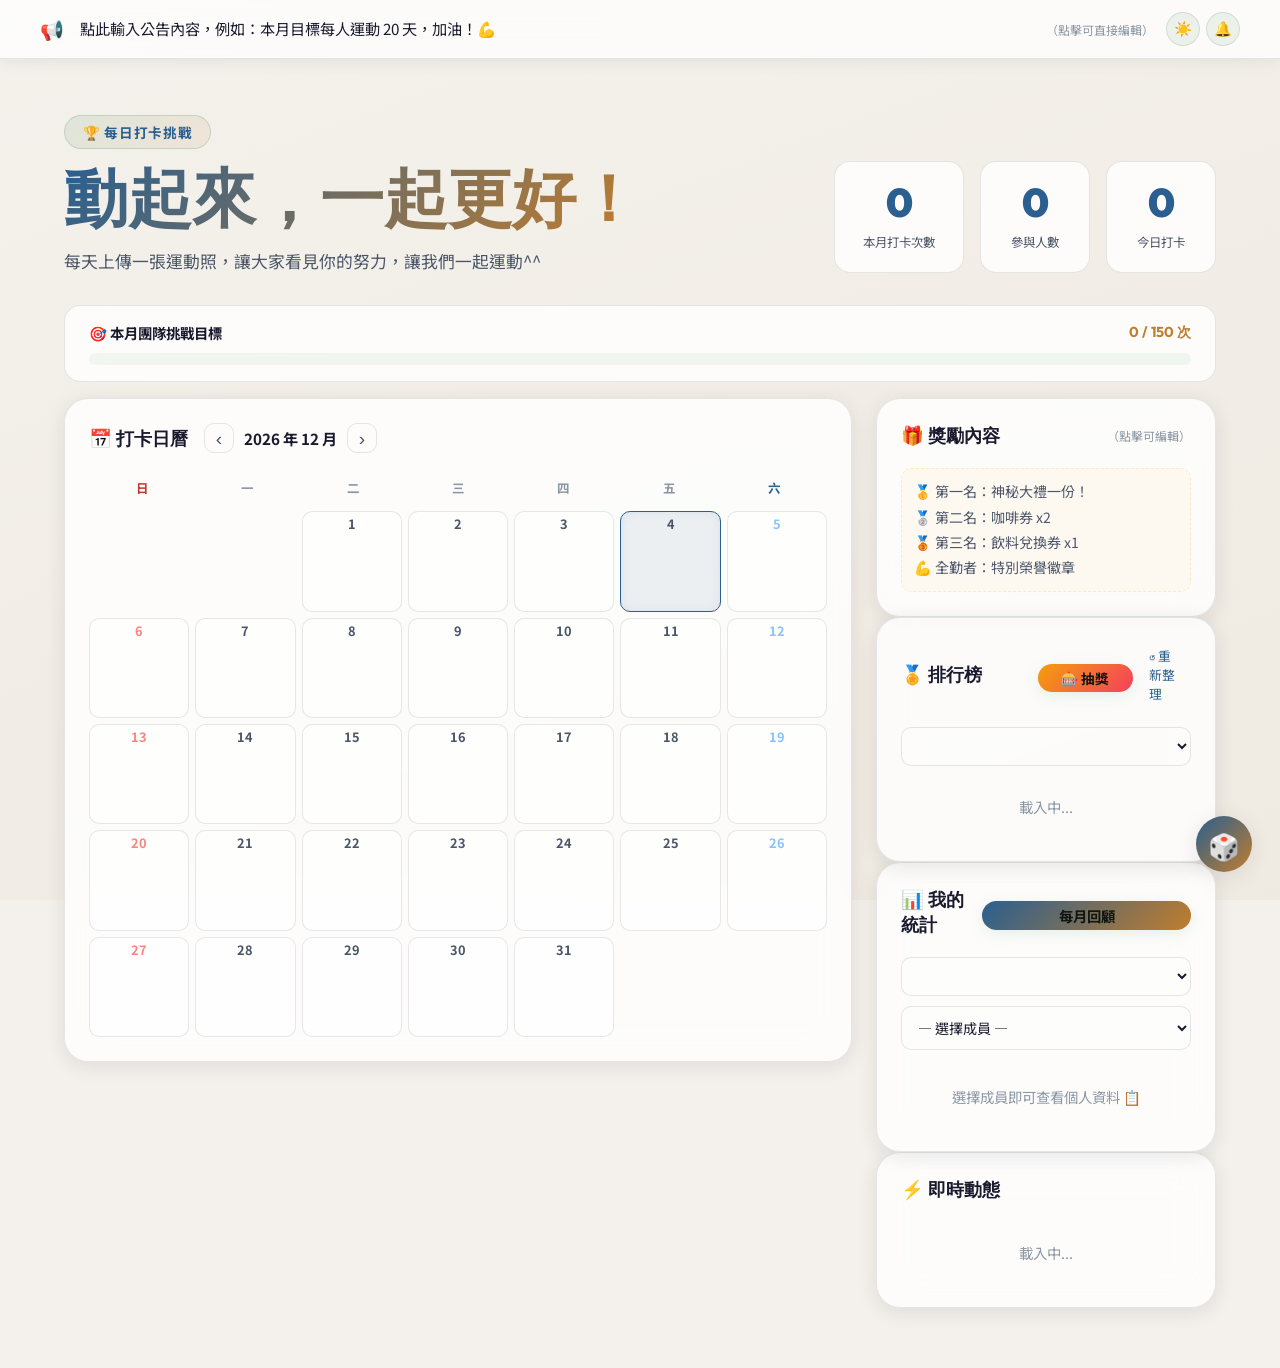
<file: index.html>
<!DOCTYPE html>
<html lang="zh-TW">

<head>
  <meta charset="UTF-8" />
  <meta name="viewport" content="width=device-width, initial-scale=1.0" />
  <title>運動打卡日曆 | Fitness Challenge</title>
  <meta name="description" content="一個讓大家每天上傳運動照片、互相督促的打卡日曆平台。" />
  <link rel="manifest" href="manifest.json" />
  <meta name="theme-color" content="#101612" />
  <link rel="preconnect" href="https://fonts.googleapis.com" />
  <link rel="preconnect" href="https://fonts.gstatic.com" crossorigin />
  <link
    href="https://fonts.googleapis.com/css2?family=Noto+Sans+TC:wght@400;500;700;900&family=Outfit:wght@400;600;700;900&family=Klee+One:wght@400;600&display=swap"
    rel="stylesheet" />
  <link rel="stylesheet" href="style.css?v=21" />
</head>

<body>

  <!-- ===== ANNOUNCEMENT BANNER ===== -->
  <header class="announcement-bar" id="announcementBar">
    <div class="announcement-inner">
      <span class="announcement-icon">📢</span>
      <p class="announcement-text" id="announcementText" contenteditable="true" spellcheck="false">
        點此輸入公告內容，例如：本月目標每人運動 20 天，加油！💪
      </p>
      <span class="announcement-edit-hint">（點擊可直接編輯）</span>
      <div class="toolbar-btns">
        <button class="icon-btn" id="themeToggle" title="切換深/淺色模式">🌙</button>
        <button class="icon-btn" id="reminderBtn" title="設定打卡提醒">🔔</button>
      </div>
    </div>
  </header>

  <!-- ===== HERO SECTION ===== -->
  <section class="hero">
    <div class="hero-content">
      <div class="hero-badge">🏆 每日打卡挑戰</div>
      <h1>動起來，一起更好！</h1>
      <p>每天上傳一張運動照，讓大家看見你的努力，讓我們一起運動^^ </p>
    </div>
    <div class="hero-stats" id="heroStats">
      <div class="stat-card">
        <span class="stat-number" id="totalCheckins">0</span>
        <span class="stat-label">本月打卡次數</span>
      </div>
      <div class="stat-card">
        <span class="stat-number" id="totalMembers">0</span>
        <span class="stat-label">參與人數</span>
      </div>
      <div class="stat-card">
        <span class="stat-number" id="todayCheckins">0</span>
        <span class="stat-label">今日打卡</span>
      </div>
    </div>
  </section>

  <!-- ===== 🎯 TEAM GOAL PROGRESS ===== -->
  <section class="team-goal-section" id="teamGoalSection">
    <div class="team-goal-inner">
      <div class="team-goal-header">
        <span>🎯 本月團隊挑戰目標</span>
        <span class="team-goal-controls">
          <span class="team-goal-label" id="teamGoalLabel">0 / 150 次</span>
        </span>
      </div>
      <div class="team-goal-bar">
        <div class="team-goal-fill" id="teamGoalFill" style="width:0%"></div>
      </div>
    </div>
  </section>

  <!-- ===== MAIN LAYOUT ===== -->
  <main class="main-layout">

    <!-- === CALENDAR === -->
    <section class="calendar-section card">
      <div class="section-header">
        <div class="section-title-group">
          <h2 class="section-title">📅 打卡日曆</h2>
          <div class="month-nav">
            <button id="prevMonth" class="nav-btn" aria-label="上一個月">&#8249;</button>
            <span id="currentMonthLabel" class="month-label"></span>
            <button id="nextMonth" class="nav-btn" aria-label="下一個月">&#8250;</button>
          </div>
        </div>
      </div>
      <div class="calendar-grid-header">
        <span>日</span><span>一</span><span>二</span><span>三</span>
        <span>四</span><span>五</span><span>六</span>
      </div>
      <div class="calendar-grid" id="calendarGrid"></div>
    </section>

    <!-- === SIDE PANEL === -->
    <aside class="side-panel">

      <!-- ★ Rewards Box -->
      <section class="rewards-section card">
        <div class="section-header">
          <h2 class="section-title">🎁 獎勵內容</h2>
          <span class="announcement-edit-hint">（點擊可編輯）</span>
        </div>
        <div class="rewards-body" id="rewardsBody" contenteditable="true" spellcheck="false">
          🥇 第一名：神秘大禮一份！<br>
          🥈 第二名：咖啡券 x2<br>
          🥉 第三名：飲料兌換券 x1<br>
          💪 全勤者：特別榮譽徽章
        </div>
      </section>

      <!-- Leaderboard -->
      <section class="leaderboard-section card">
        <div class="section-header">
          <h2 class="section-title">🏅 排行榜</h2>
          <div style="display:flex; align-items:center; gap:8px;">
            <a href="lottery.html" class="btn-primary" style="text-decoration:none; padding:4px 10px; font-size:0.85rem; background:linear-gradient(135deg,#f59e0b,#f43f5e); white-space:nowrap;" title="每月抽獎">🎰 抽獎</a>
            <span class="refresh-hint" id="refreshBtn">↺ 重新整理</span>
          </div>
        </div>
        <div class="month-selector-row">
          <select id="leaderboardMonthSelect" class="month-select"></select>
        </div>
        <ol class="leaderboard-list" id="leaderboardList">
          <li class="leaderboard-placeholder">載入中...</li>
        </ol>
      </section>

      <!-- ★ Personal Stats -->
      <section class="personal-stats-section card" id="personalStatsSection">
        <div class="section-header">
          <h2 class="section-title">📊 我的統計</h2>
          <a href="summary.html" class="btn-primary" style="text-decoration:none; padding: 4px 10px; font-size: 0.9rem;" title="產生每月成果回顧">每月回顧</a>
        </div>
        <div class="month-selector-row">
          <select id="statsMonthSelect" class="month-select"></select>
        </div>
        <div class="personal-stats-lookup">
          <select id="statsNameSelect">
            <option value="">— 選擇成員 —</option>
          </select>
        </div>
        <div class="personal-stats-body" id="personalStatsBody">
          <p class="activity-placeholder">選擇成員即可查看個人資料 📋</p>
        </div>
      </section>

      <!-- Activity Feed -->
      <section class="activity-section card">
        <div class="section-header">
          <h2 class="section-title">⚡ 即時動態</h2>
        </div>
        <ul class="activity-feed" id="activityFeed">
          <li class="activity-placeholder">載入中...</li>
        </ul>
      </section>



    </aside>
  </main>

  <!-- ===== DAY DETAIL PANEL ===== -->
  <div class="day-detail-overlay" id="dayDetailOverlay">
    <div class="day-detail-panel">
      <button class="modal-close" id="dayDetailClose">✕</button>
      <h3 class="day-detail-title" id="dayDetailTitle">3 月 12 日</h3>
      <div class="day-detail-list" id="dayDetailList">
        <!-- populated by JS -->
      </div>
      <button class="btn-primary day-detail-checkin-btn" id="dayDetailCheckinBtn">💪 我也來打卡！</button>
    </div>
  </div>

  <!-- ===== 🎲 RANDOM EXERCISE MODAL ===== -->
  <div class="random-exercise-fab" id="randomExerciseFab" title="🎲 隨機推薦今日運動">🎲</div>
  <div class="random-exercise-popup" id="randomExercisePopup">
    <div class="random-exercise-card">
      <button class="modal-close" id="randomExerciseClose">✕</button>
      <div class="random-exercise-icon" id="randomExerciseIcon">🏃</div>
      <h3 id="randomExerciseTitle">跑步 20 分鐘</h3>
      <p id="randomExerciseDesc">到附近公園跑個兩圈，讓心跳加速一下！</p>
      <button class="btn-primary" id="randomExerciseReroll">🎲 再抽一個</button>
    </div>
  </div>

  <!-- ===== UPLOAD MODAL ===== -->
  <div class="modal-overlay" id="modalOverlay">
    <div class="modal" id="uploadModal" role="dialog" aria-modal="true" aria-labelledby="modalTitle">
      <button class="modal-close" id="modalClose" aria-label="關閉">✕</button>
      <div class="modal-header">
        <div class="modal-icon">💪</div>
        <h3 id="modalTitle">運動打卡！</h3>
        <p id="modalDateLabel" class="modal-date"></p>
      </div>

      <div class="form-group">
        <label for="userName">你的名字</label>
        <input type="text" id="userName" placeholder="例如：小明" maxlength="10" />
      </div>

      <div class="form-group">
        <label for="exerciseDesc">運動描述 (選填)</label>
        <input type="text" id="exerciseDesc" placeholder="例如：跑步 30 分鐘" maxlength="30" />
      </div>

      <div class="form-group">
        <label>上傳運動照片</label>
        <div class="upload-area" id="uploadArea">
          <input type="file" id="photoInput" accept="image/*" />
          <div class="upload-placeholder" id="uploadPlaceholder">
            <span class="upload-icon">📸</span>
            <span>點擊或拖曳上傳照片</span>
          </div>
          <img class="upload-preview" id="uploadPreview" alt="預覽圖" />
        </div>
      </div>

      <button class="btn-primary" id="submitBtn">
        <span id="submitText">✓ 送出打卡</span>
        <span id="submitSpinner" class="spinner hidden"></span>
      </button>

      <p class="modal-footer-note" id="modalResult"></p>
    </div>
  </div>

  <!-- ===== LIGHTBOX ===== -->
  <div class="lightbox" id="lightbox">
    <button class="lightbox-close" id="lightboxClose">✕</button>
    <img class="lightbox-img" id="lightboxImg" alt="放大圖片" />
  </div>

  <!-- ===== SHARE MODAL ===== -->
  <div class="modal-overlay" id="shareOutModal">
    <div class="modal share-dialog">
      <button class="modal-close" id="shareClose" aria-label="關閉">✕</button>
      <div class="modal-header">
        <h3 style="margin-bottom:12px;">🎉 恭喜完成今日打卡！</h3>
        <p style="font-size:0.9rem; color:var(--text-secondary); margin-bottom:16px;" id="shareInstructions">
          點擊下方按鈕，製作專屬的運動紀念卡片！
        </p>
      </div>

      <!-- 這個區域會被 html2canvas 截圖，外觀像信封/明信片 -->
      <div class="envelope-card-container" id="shareCardWrap">
        <div class="envelope-card" id="shareCardBox">
          <div class="envelope-stamp"></div>
          <div class="envelope-content">
            <h4 class="envelope-greeting">今天你很棒！</h4>
            <div class="envelope-message">
              <span id="shareName">Name</span> 運動了：<br/>
              <span id="shareDesc"></span>
            </div>
            <img class="envelope-img hidden" id="shareImg" alt="打卡照片" />
            <div class="envelope-footer">
              <span id="shareDate">2026-03-12</span>
              <span>運動打卡日曆</span>
            </div>
          </div>
        </div>
      </div>

      <!-- 產生的預覽圖 (在手機上讓使用者可以長按) -->
      <img id="sharePreviewImg" alt="預覽分享圖" class="share-preview-img" style="display: none;" />

      <!-- 生成前的按鈕 -->
      <button class="btn-primary" id="btnGenerateCard" style="width: 100%; margin-top: 10px;">
        ✨ 產生專屬卡片
      </button>

      <!-- 生成後的分享按鈕 -->
      <div class="share-actions hidden" id="shareActionsGroup">
        <button class="btn-primary share-btn db-dl" id="btnDownloadImage">
          ⬇️ 下載圖片
        </button>
        <button class="btn-primary share-btn line-btn" id="btnShareLine">
          💬 分享到 Line
        </button>
      </div>
      </div>
    </div>
  </div>

  <!-- ★★★ 使用者當月統計 Modal 區塊 (Popover) ★★★ -->
  <div class="user-stats-popover" id="userStatsModal">
    <button class="modal-close" id="userStatsClose" aria-label="關閉統計">&times;</button>
    <h2 id="userStatsTitle">當月運動紀錄</h2>
    
    <div id="userStatsContent" style="margin-top: 15px;">
      <!-- 總天數 -->
      <div class="stats-summary-box">
        <p>本月累計運動</p>
        <div><strong id="userStatsTotalDays" style="font-size: 2.2rem; color: var(--accent);">0</strong> 天</div>
      </div>

      <!-- 運動分類 -->
      <h3 style="margin-top: 20px; font-size: 1.1rem; border-bottom: 2px solid var(--border); padding-bottom: 8px;">運動項目分佈</h3>
      <div class="stats-list" id="userStatsTypesList" style="margin-top: 15px;">
        <!-- 項目動態產生 -->
      </div>

      <!-- 總結評語 -->
      <div class="stats-comment" id="userStatsComment" style="margin-top: 24px;">
        <!-- 評語動態產生 -->
      </div>
    </div>
  </div>
  <!-- ★★★ 使用者當月統計 Modal 結束 ★★★ -->

  <!-- ===== CONFIG NOTICE ===== -->
  <div class="config-notice" id="configNotice">
    <div class="config-notice-card">
      <h3>⚙️ 尚未設定後端 API</h3>
      <p>請在 <strong>script.js</strong> 最上方填入您的 <strong>Google Apps Script Web App 網址</strong>，才能啟用資料存取功能。</p>
      <button id="configNoticeClose" class="btn-primary">我知道了</button>
    </div>
  </div>

  <script src="script.js?v=21"></script>
</body>

</html>
</file>
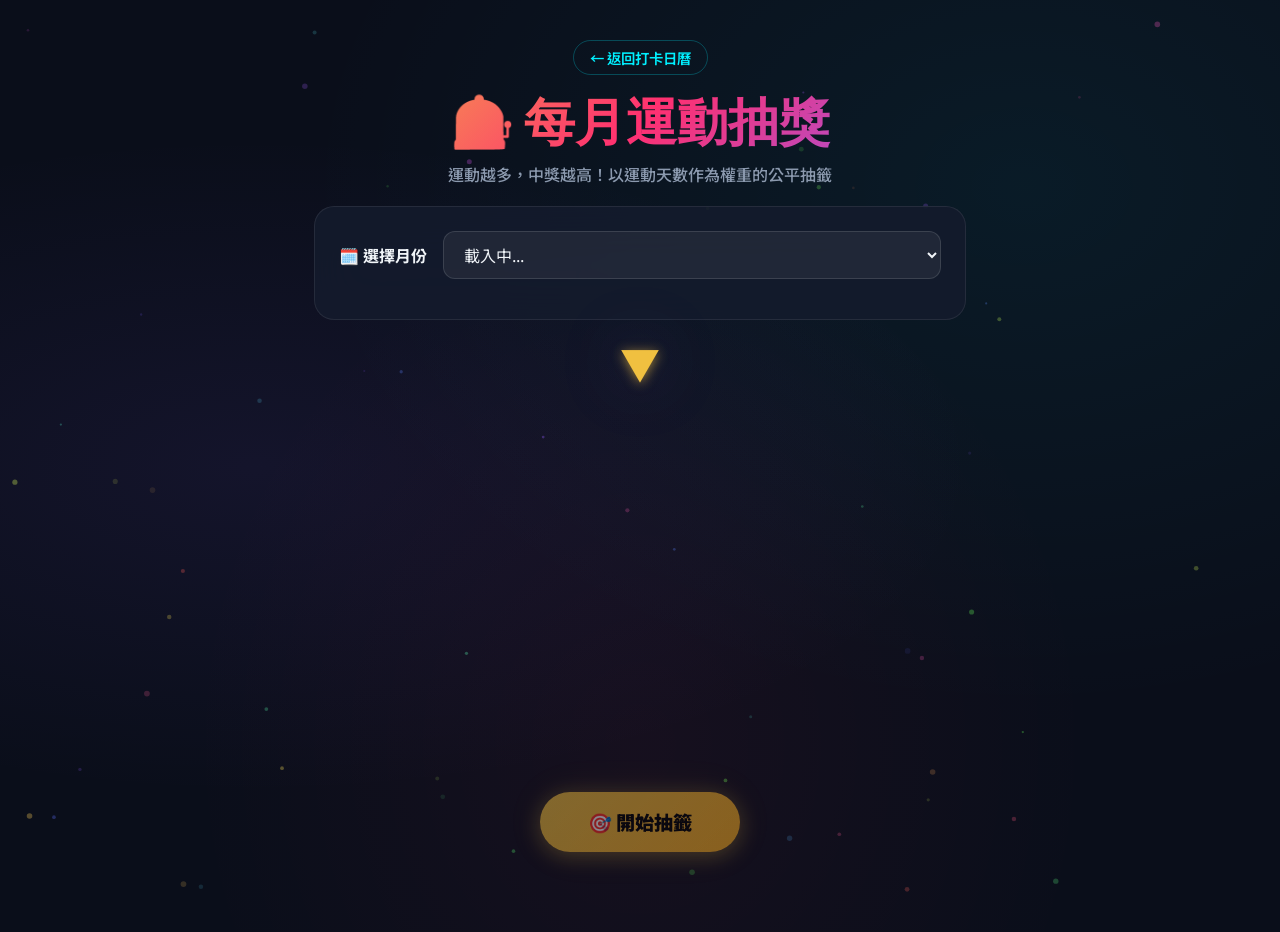
<file: lottery.html>
<!DOCTYPE html>
<html lang="zh-TW" data-theme="dark">
<head>
  <meta charset="UTF-8">
  <meta name="viewport" content="width=device-width, initial-scale=1.0">
  <title>🎰 每月抽獎 | Fitness Challenge</title>
  <meta name="description" content="根據運動天數加權的公平抽籤系統">
  <link rel="stylesheet" href="lottery.css">
  <link href="https://fonts.googleapis.com/css2?family=Noto+Sans+TC:wght@400;500;700;900&family=Outfit:wght@400;600;700;900&display=swap" rel="stylesheet">
</head>
<body>
  <!-- 背景粒子 -->
  <canvas id="particleCanvas"></canvas>

  <header class="lottery-header">
    <a href="index.html" class="back-link">← 返回打卡日曆</a>
    <h1>🎰 每月運動抽獎</h1>
    <p class="subtitle">運動越多，中獎越高！以運動天數作為權重的公平抽籤</p>
  </header>

  <main class="lottery-main">
    <!-- 月份選擇 -->
    <section class="controls-card">
      <div class="control-row">
        <label for="lotteryMonthSelect">🗓️ 選擇月份</label>
        <select id="lotteryMonthSelect">
          <option value="">載入中...</option>
        </select>
      </div>
      <div id="participantInfo" class="participant-info"></div>
    </section>

    <!-- 轉盤區域 -->
    <section class="wheel-section">
      <div class="wheel-container">
        <div class="wheel-pointer">▼</div>
        <canvas id="wheelCanvas" width="500" height="500"></canvas>
      </div>
      <button id="spinBtn" class="spin-btn" disabled>
        <span class="spin-btn-text">🎯 開始抽籤</span>
        <span class="spin-btn-loading hidden">⏳ 轉動中...</span>
      </button>
    </section>

    <!-- 參與者權重表 -->
    <section id="weightTable" class="weight-table-card hidden">
      <h2>📊 各人中籤機率</h2>
      <div class="weight-table-scroll">
        <table>
          <thead>
            <tr>
              <th>排名</th>
              <th>姓名</th>
              <th>運動天數</th>
              <th>中籤機率</th>
            </tr>
          </thead>
          <tbody id="weightTableBody"></tbody>
        </table>
      </div>
    </section>
  </main>

  <!-- 中獎彈窗 -->
  <div id="resultOverlay" class="result-overlay">
    <div class="result-modal">
      <div class="confetti-container" id="confettiContainer"></div>
      <div class="result-content">
        <div class="trophy-icon">🏆</div>
        <h2 class="result-title">恭喜中獎！</h2>
        <div class="winner-name" id="winnerName"></div>
        <div class="winner-stats" id="winnerStats"></div>
        <button id="resultCloseBtn" class="result-close-btn">🎉 太棒了！</button>
        <button id="reSpinBtn" class="respin-btn">🔄 再抽一次</button>
      </div>
    </div>
  </div>

  <script src="lottery.js"></script>
</body>
</html>
</file>
<file: style.css>
/* ---------- CSS Variables — Light Mode (Default) ---------- */
:root {
  --bg-primary: #f4f1ec;            /* Warm Ivory */
  --bg-secondary: #ede9e2;          /* Parchment */
  --bg-card: rgba(255, 255, 255, 0.80);
  --bg-card-hover: rgba(255, 255, 255, 0.97);
  --accent-primary: #2a5f8f;        /* Cinematic Deep Blue */
  --accent-secondary: #c07d2e;      /* Warm Gold */
  --accent-tertiary: #6b7c5e;       /* Sage Green */
  --accent-gold: #e0a736;
  --accent-silver: #8a9aa8;
  --accent-bronze: #b5713a;
  --accent-danger: #c0392b;
  --accent-purple: #5b5ea6;
  --text-primary: #1a1a2e;          /* Deep Ink */
  --text-secondary: #4a5568;        /* Slate */
  --text-muted: #8a96a3;
  --border: rgba(26, 26, 46, 0.10);
  --border-hover: rgba(42, 95, 143, 0.35);
  --shadow: 0 4px 20px rgba(26, 26, 46, 0.10);
  --shadow-glow: 0 0 20px rgba(42, 95, 143, 0.18);
  --shadow-lg: 0 12px 40px rgba(26, 26, 46, 0.16);
  --radius-sm: 10px;
  --radius-md: 16px;
  --radius-lg: 24px;
  --glass: blur(20px);
  --transition: 0.3s cubic-bezier(0.2, 0.8, 0.2, 1);
}

/* ---------- CSS Variables — Dark Mode ---------- */
[data-theme="dark"] {
  --bg-primary: #101612;
  --bg-secondary: #1a241c;
  --bg-card: rgba(26, 36, 28, 0.7);
  --bg-card-hover: rgba(34, 46, 36, 0.9);
  --accent-primary: #8db596;
  --accent-secondary: #dca76a;
  --accent-tertiary: #c4b09b;
  --accent-gold: #ebb15b;
  --accent-silver: #c9cecc;
  --accent-bronze: #cd8a62;
  --accent-danger: #e27676;
  --accent-purple: #9bb0c4;
  --text-primary: #f2f5f3;
  --text-secondary: #a3b3a8;
  --text-muted: #647368;
  --border: rgba(141, 181, 150, 0.15);
  --border-hover: rgba(141, 181, 150, 0.4);
  --shadow: 0 8px 24px rgba(0, 0, 0, 0.4);
  --shadow-glow: 0 0 15px rgba(141, 181, 150, 0.2);
  --shadow-lg: 0 16px 48px rgba(0, 0, 0, 0.6);
}

/* ---------- Reset & Base ---------- */
*, *::before, *::after { box-sizing: border-box; margin: 0; padding: 0; }
html { scroll-behavior: smooth; }

body {
  font-family: 'Noto Sans TC', 'Outfit', sans-serif;
  background-color: var(--bg-primary);
  background-image: 
    linear-gradient(160deg, rgba(244, 241, 236, 0.0) 0%, rgba(235, 228, 215, 0.5) 100%);
  background-size: cover;
  background-position: center;
  background-attachment: fixed;
  color: var(--text-primary);
  min-height: 100vh;
  overflow-x: hidden;
}

[data-theme="dark"] body {
  background-image:
    linear-gradient(to bottom, rgba(16, 22, 18, 0.6), rgba(16, 22, 18, 0.9)),
    url('bg.png');
}

/* ---------- Announcement Bar ---------- */
.announcement-bar {
  background: rgba(255, 255, 255, 0.75);
  border-bottom: 1px solid var(--border);
  box-shadow: 0 2px 16px rgba(26, 26, 46, 0.07);
  padding: 12px 24px;
  position: sticky;
  top: 0;
  z-index: 100;
  backdrop-filter: var(--glass);
}

[data-theme="dark"] .announcement-bar {
  background: rgba(18, 19, 28, 0.7);
  border-bottom: 1px solid rgba(255, 0, 85, 0.3);
  box-shadow: 0 2px 20px rgba(255, 0, 85, 0.15);
}

.announcement-inner {
  max-width: 1200px;
  margin: 0 auto;
  display: flex;
  align-items: center;
  gap: 12px;
}

.announcement-icon { font-size: 1.2rem; flex-shrink: 0; }

.announcement-text {
  flex: 1;
  color: var(--text-primary);
  font-size: 0.95rem;
  line-height: 1.5;
  outline: none;
  border-bottom: 1px dashed transparent;
  padding: 2px 4px;
  border-radius: 4px;
  transition: var(--transition);
  cursor: text;
}

.announcement-text:focus {
  border-bottom-color: var(--accent-primary);
  background: rgba(88, 166, 255, 0.05);
}

.announcement-edit-hint {
  font-size: 0.75rem;
  color: var(--text-muted);
  white-space: nowrap;
  flex-shrink: 0;
}

/* ---------- Hero ---------- */
.hero {
  max-width: 1200px;
  margin: 0 auto;
  padding: 56px 24px 32px;
  display: flex;
  align-items: flex-end;
  justify-content: space-between;
  gap: 32px;
  flex-wrap: wrap;
}

/* =====================================================================
   Envelope Share Card (分享打卡卡片)
   ===================================================================== */
.share-dialog {
  max-width: 400px;
  background: var(--bg-card);
}

.envelope-card-container {
  background: var(--bg-card);
  padding: 10px;
  border-radius: var(--radius-sm);
  margin-bottom: 20px;
}

.envelope-card {
  position: relative;
  background-color: #fdfaf3; /* Light cream paper color */
  border-radius: 4px;
  padding: 24px 20px;
  box-shadow: 0 4px 15px rgba(0, 0, 0, 0.08);
  font-family: 'Klee One', 'Noto Sans TC', sans-serif;
  color: #333;
  text-align: center;
  overflow: hidden;
  border-top: 6px dashed #cc4242; /* Soft red ink dashed border for airmail feel */
  /* 強制固定寬度，避免手機版螢幕過窄造成壓縮或排版亂掉 */
  width: 320px;
  box-sizing: border-box;
  margin: 0 auto;
}

.envelope-greeting {
  font-size: 1.5rem;
  font-weight: 600;
  margin-bottom: 16px;
  color: #cc4242; /* Soft red ink */
  letter-spacing: 0.05em;
}

.envelope-message {
  font-size: 1.15rem;
  line-height: 1.6;
  margin-bottom: 20px;
  text-align: left;
  padding: 0 10px;
}
.envelope-message span {
  font-weight: 600;
}

.envelope-img {
  width: 100%;
  height: 200px; /* 固定高度，讓卡片比例一致 */
  object-fit: cover; /* 改用 cover，避免照片壓縮或產生大面積留白 */
  border-radius: 4px;
  margin-bottom: 16px;
  border: 4px solid #fff;
  /* 移除 box-shadow，以迴避 iOS Safari 的 html-to-image 渲染層消失 Bug */
  background-color: #eee;
}

.envelope-footer {
  display: flex;
  justify-content: space-between;
  font-size: 0.85rem;
  color: #777;
  border-top: 1px dashed #d1c8b4;
  padding-top: 12px;
  margin-top: 8px;
}

/* 預覽圖鎖定高度與寬度，避免手機版撐破版面 */
.share-preview-img {
  width: 100%;
  max-height: 55vh;
  object-fit: contain;
  margin-bottom: 20px;
  border-radius: 8px;
  box-shadow: var(--shadow);
}

.share-actions {
  display: grid;
  grid-template-columns: 1fr 1fr;
  gap: 12px;
}

.share-btn {
  font-size: 0.9rem;
  padding: 12px;
}
.share-btn.line-btn {
  background: linear-gradient(135deg, #00B900, #009900);
  color: white;
}
.share-btn.line-btn:hover {
  box-shadow: 0 4px 15px rgba(0, 185, 0, 0.3);
}

.hero-badge {
  display: inline-block;
  background: linear-gradient(135deg, rgba(141,181,150,0.2), rgba(220,167,106,0.15));
  border: 1px solid rgba(141, 181, 150, 0.4);
  border-radius: 100px;
  padding: 6px 18px;
  font-size: 0.85rem;
  color: var(--accent-primary);
  font-weight: 700;
  margin-bottom: 14px;
  letter-spacing: 0.05em;
}

.hero-content h1 {
  font-family: 'Outfit', sans-serif;
  font-size: clamp(2.5rem, 6vw, 4rem);
  font-weight: 900;
  background: linear-gradient(135deg, var(--accent-primary), var(--accent-secondary));
  -webkit-background-clip: text;
  -webkit-text-fill-color: transparent;
  background-clip: text;
  line-height: 1.1;
  margin-bottom: 16px;
}

.hero-content p {
  font-size: 1.05rem;
  color: var(--text-secondary);
  max-width: 480px;
}

.hero-stats {
  display: flex;
  gap: 16px;
  flex-wrap: wrap;
}

.stat-card {
  background: var(--bg-card);
  border: 1px solid var(--border);
  border-radius: var(--radius-md);
  padding: 20px 28px;
  text-align: center;
  backdrop-filter: var(--glass);
  min-width: 110px;
  transition: var(--transition);
}

.stat-card:hover {
  border-color: var(--border-hover);
  transform: translateY(-4px);
  box-shadow: var(--shadow-glow);
  background: var(--bg-card-hover);
}

.stat-number {
  display: block;
  font-family: 'Outfit', sans-serif;
  font-size: 2.5rem;
  font-weight: 900;
  color: var(--accent-primary);
  line-height: 1;
  margin-bottom: 6px;
}

.stat-label {
  font-size: 0.78rem;
  color: var(--text-secondary);
  white-space: nowrap;
}

/* ---------- Main Layout ---------- */
.main-layout {
  max-width: 1200px;
  margin: 0 auto;
  padding: 0 24px 60px;
  display: grid;
  grid-template-columns: 1fr 340px;
  gap: 24px;
  align-items: start;
}
.main-layout > .side-panel {
  grid-column: 2;
  grid-row: 1 / -1;
}
.photo-wall-inline {
  margin-top: -8px;
}

@media (max-width: 900px) {
  .main-layout {
    grid-template-columns: 1fr;
  }
  .main-layout > .side-panel {
    grid-column: 1;
    grid-row: auto;
  }
  .side-panel {
    display: grid;
    grid-template-columns: 1fr 1fr;
    gap: 16px;
  }
}

@media (max-width: 600px) {
  body { font-size: 14px; }

  .announcement-bar { padding: 8px 12px; }
  .announcement-inner { gap: 8px; }
  .announcement-text { font-size: 0.78rem; }
  .announcement-edit-hint { display: none; }

  .hero {
    padding: 24px 16px 16px;
    flex-direction: column;
    align-items: flex-start;
    gap: 12px;
  }
  .hero h1 { font-size: 1.5rem; }
  .hero-stats { gap: 8px; width: 100%; }
  .stat-card { padding: 12px 8px; }
  .stat-number { font-size: 1.6rem; }

  .team-goal-section { padding: 0 12px 12px; }
  .team-goal-header { flex-direction: column; gap: 6px; align-items: flex-start; }

  .main-layout { padding: 0 12px 40px; gap: 12px; }

  .side-panel { grid-template-columns: 1fr; gap: 12px; }

  .card { padding: 16px; border-radius: var(--radius-md); }

  /* Calendar mobile */
  .section-title-group { flex-direction: column; align-items: flex-start; gap: 6px; }
  .cal-day { min-height: 52px; padding: 4px 2px; }
  .day-num { font-size: 0.72rem; }
  .day-name-tag { font-size: 0.55rem; padding: 1px 4px; }

  /* Day detail panel */
  .day-detail-panel { padding: 20px 16px 16px; }
  .day-detail-item { padding: 8px; gap: 8px; }

  /* Random exercise FAB */
  .random-exercise-fab { bottom: 16px; right: 16px; width: 48px; height: 48px; font-size: 1.3rem; }
  .random-exercise-card { padding: 28px 20px; }

  /* Activity feed */
  .activity-item { gap: 8px; }
  .activity-avatar { width: 28px; height: 28px; font-size: 0.65rem; }

  /* Chat */
  .chat-messages { max-height: 200px; }

  /* Leaderboard */
  .leaderboard-item { padding: 8px 10px; }
}

/* ---------- Card ---------- */
.card {
  background: var(--bg-card);
  border: 1px solid var(--border);
  border-radius: var(--radius-lg);
  padding: 24px;
  backdrop-filter: var(--glass);
  box-shadow: var(--shadow);
  transition: var(--transition);
}

.section-header {
  display: flex;
  align-items: center;
  justify-content: space-between;
  margin-bottom: 20px;
  gap: 12px;
}

.section-title-group {
  display: flex;
  align-items: center;
  gap: 16px;
}

.section-title {
  font-family: 'Outfit', sans-serif;
  font-size: 1.15rem;
  font-weight: 700;
  color: var(--text-primary);
}

.refresh-hint {
  font-size: 0.8rem;
  color: var(--accent-primary);
  cursor: pointer;
  padding: 4px 8px;
  border-radius: var(--radius-sm);
  transition: var(--transition);
}
.refresh-hint:hover { background: rgba(88, 166, 255, 0.1); }

/* ---------- Calendar ---------- */
.month-nav {
  display: flex;
  align-items: center;
  gap: 10px;
}

.nav-btn {
  background: transparent;
  border: 1px solid var(--border);
  color: var(--text-secondary);
  width: 30px;
  height: 30px;
  border-radius: var(--radius-sm);
  cursor: pointer;
  font-size: 1.2rem;
  line-height: 1;
  display: grid;
  place-items: center;
  transition: var(--transition);
}
.nav-btn:hover { border-color: var(--accent-primary); color: var(--accent-primary); }

.month-label {
  font-size: 0.95rem;
  font-weight: 700;
  color: var(--text-primary);
  min-width: 90px;
  text-align: center;
}

.calendar-grid-header {
  display: grid;
  grid-template-columns: repeat(7, 1fr);
  margin-bottom: 8px;
}
.calendar-grid-header span {
  text-align: center;
  font-size: 0.78rem;
  font-weight: 700;
  color: var(--text-muted);
  padding: 6px 0;
}
.calendar-grid-header span:first-child { color: var(--accent-danger); }
.calendar-grid-header span:last-child  { color: var(--accent-primary); }

.calendar-grid {
  display: grid;
  grid-template-columns: repeat(7, 1fr);
  gap: 6px;
}

.cal-day {
  aspect-ratio: 1;
  border-radius: var(--radius-sm);
  background: rgba(255,255,255,0.6);
  border: 1px solid var(--border);
  display: flex;
  flex-direction: column;
  align-items: center;
  padding: 6px 4px;
  cursor: pointer;
  transition: var(--transition);
  min-height: 70px;
  position: relative;
  overflow: hidden;
}

[data-theme="dark"] .cal-day {
  background: rgba(255,255,255,0.02);
  border: 1px solid rgba(255,255,255,0.05);
}

.cal-day:hover {
  background: rgba(42, 95, 143, 0.07);
  border-color: rgba(42, 95, 143, 0.35);
  transform: scale(1.04);
  z-index: 2;
  box-shadow: 0 4px 16px rgba(42, 95, 143, 0.12);
}

[data-theme="dark"] .cal-day:hover {
  background: rgba(0, 240, 255, 0.08);
  border-color: rgba(0, 240, 255, 0.4);
}

.cal-day.today {
  border-color: var(--accent-primary) !important;
  background: rgba(42, 95, 143, 0.08);
  box-shadow: inset 0 0 10px rgba(42, 95, 143, 0.1);
}

[data-theme="dark"] .cal-day.today {
  background: rgba(255, 0, 85, 0.1);
  box-shadow: inset 0 0 10px rgba(255, 0, 85, 0.2);
}

.cal-day.sunday .day-num  { color: rgba(248, 81, 73, 0.7); }
.cal-day.saturday .day-num { color: rgba(88, 166, 255, 0.7); }
.cal-day.empty { cursor: default; background: transparent; border-color: transparent; }
.cal-day.empty:hover { transform: none; background: transparent; }

.day-num {
  font-size: 0.8rem;
  font-weight: 700;
  color: var(--text-secondary);
  line-height: 1;
}

.day-avatars {
  display: flex;
  flex-direction: column;
  gap: 2px;
  margin-top: 3px;
  width: 100%;
}

.day-name-tag {
  width: 100%;
  background: hsla(var(--tag-hue, 210), 72%, 44%, 0.15);
  border: 1.5px solid hsla(var(--tag-hue, 210), 72%, 38%, 0.55);
  color: hsl(var(--tag-hue, 210), 80%, 28%);
  font-size: 0.6rem;
  font-weight: 800;
  border-radius: 3px;
  padding: 1px 3px;
  text-align: center;
  white-space: nowrap;
  overflow: hidden;
  text-overflow: ellipsis;
  line-height: 1.4;
}

[data-theme="dark"] .day-name-tag {
  background: hsla(var(--tag-hue, 210), 70%, 50%, 0.18);
  border: 1px solid hsla(var(--tag-hue, 210), 70%, 60%, 0.4);
  color: hsl(var(--tag-hue, 210), 80%, 75%);
}

.day-name-more {
  background: rgba(255, 255, 255, 0.06);
  border-color: var(--border);
  color: var(--text-muted);
}


/* ---------- Leaderboard ---------- */
.leaderboard-section {
  position: relative;
  z-index: 10;
}

.leaderboard-list { list-style: none; }

.leaderboard-item {
  display: flex;
  align-items: center;
  gap: 12px;
  padding: 12px 0;
  border-bottom: 1px solid var(--border);
  transition: var(--transition);
}
.leaderboard-item:last-child { border-bottom: none; }
.leaderboard-item:hover { padding-left: 4px; }

.rank-badge {
  width: 30px;
  height: 30px;
  border-radius: 50%;
  display: grid;
  place-items: center;
  font-size: 0.9rem;
  font-weight: 900;
  flex-shrink: 0;
}
.rank-1 { background: linear-gradient(135deg, #ffcf33, #ffaa00); color: #000; box-shadow: 0 0 10px rgba(255, 207, 51, 0.4); }
.rank-2 { background: linear-gradient(135deg, #d4d4dc, #a0aab4); color: #000; }
.rank-3 { background: linear-gradient(135deg, #e07a5f, #c05c45); color: #fff; }
.rank-n { background: rgba(255,255,255,0.06); color: var(--text-secondary); font-size: 0.75rem; border: 1px solid rgba(255,255,255,0.1); }

.rank-name {
  flex: 1;
  font-size: 0.95rem;
  font-weight: 600;
  color: var(--text-primary);
}

.rank-count {
  font-family: 'Outfit', sans-serif;
  font-size: 1.2rem;
  font-weight: 900;
  color: var(--accent-secondary);
}

.rank-unit { font-size: 0.72rem; color: var(--text-secondary); margin-left: 2px; }

.leaderboard-placeholder,
.activity-placeholder {
  text-align: center;
  padding: 20px;
  color: var(--text-muted);
  font-size: 0.9rem;
}

/* ---------- Activity Feed ---------- */
.activity-feed { list-style: none; max-height: 360px; overflow-y: auto; }
.activity-feed::-webkit-scrollbar { width: 4px; }
.activity-feed::-webkit-scrollbar-track { background: transparent; }
.activity-feed::-webkit-scrollbar-thumb { background: var(--border); border-radius: 4px; }

.activity-item {
  display: flex;
  gap: 12px;
  padding: 14px 0;
  border-bottom: 1px solid var(--border);
  animation: slideIn 0.4s ease;
}
.activity-item:last-child { border-bottom: none; }

@keyframes slideIn {
  from { opacity: 0; transform: translateX(-12px); }
  to   { opacity: 1; transform: translateX(0); }
}

.activity-avatar {
  width: 36px;
  height: 36px;
  border-radius: 50%;
  background: linear-gradient(135deg, var(--accent-primary), var(--accent-secondary));
  display: grid;
  place-items: center;
  font-size: 0.7rem;
  font-weight: 900;
  color: #101612;
  flex-shrink: 0;
}

.activity-content { flex: 1; }

.activity-text {
  font-size: 0.88rem;
  color: var(--text-primary);
  line-height: 1.4;
}
.activity-text strong { color: var(--accent-secondary); }
.activity-plus { color: var(--accent-secondary); font-weight: 900; }

.activity-time {
  font-size: 0.72rem;
  color: var(--text-muted);
  margin-top: 2px;
}

.activity-thumb {
  width: 48px;
  height: 48px;
  border-radius: var(--radius-sm);
  object-fit: cover;
  flex-shrink: 0;
  border: 1px solid var(--border);
  cursor: pointer;
  transition: var(--transition);
}
.activity-thumb:hover { border-color: var(--accent-primary); transform: scale(1.05); }

/* ---------- Modal ---------- */
.modal-overlay {
  position: fixed;
  inset: 0;
  background: rgba(0, 0, 0, 0.75);
  backdrop-filter: var(--glass);
  z-index: 500;
  display: none;
  place-items: center;
  padding: 20px;
}
.modal-overlay.open { display: grid; }

.modal {
  background: var(--bg-secondary);
  border: 1px solid var(--border);
  border-radius: var(--radius-lg);
  padding: 32px;
  width: 100%;
  max-width: 440px;
  position: relative;
  box-shadow: var(--shadow-lg);
  animation: modalIn 0.3s cubic-bezier(0.34, 1.56, 0.64, 1);
}

@keyframes modalIn {
  from { opacity: 0; transform: scale(0.88) translateY(20px); }
  to   { opacity: 1; transform: scale(1) translateY(0); }
}

.modal-close {
  position: absolute;
  top: 16px;
  right: 16px;
  background: rgba(255,255,255,0.06);
  border: none;
  color: var(--text-secondary);
  width: 32px;
  height: 32px;
  border-radius: 50%;
  cursor: pointer;
  font-size: 0.9rem;
  display: grid;
  place-items: center;
  transition: var(--transition);
}
.modal-close:hover { background: rgba(248, 81, 73, 0.15); color: var(--accent-danger); }

.modal-header { text-align: center; margin-bottom: 24px; }
.modal-icon { font-size: 2.5rem; margin-bottom: 8px; }
.modal-header h3 { font-size: 1.4rem; font-weight: 900; color: var(--text-primary); }
.modal-date { font-size: 0.9rem; color: var(--text-secondary); margin-top: 4px; }

.form-group { margin-bottom: 18px; }
.form-group label {
  display: block;
  font-size: 0.82rem;
  font-weight: 700;
  color: var(--text-secondary);
  margin-bottom: 8px;
  letter-spacing: 0.03em;
  text-transform: uppercase;
}

.form-group input[type="text"] {
  width: 100%;
  background: rgba(255,255,255,0.05);
  border: 1px solid var(--border);
  border-radius: var(--radius-sm);
  padding: 11px 14px;
  color: var(--text-primary);
  font-size: 0.95rem;
  font-family: inherit;
  outline: none;
  transition: var(--transition);
}
.form-group input[type="text"]:focus {
  border-color: var(--accent-primary);
  background: rgba(88, 166, 255, 0.05);
  box-shadow: 0 0 0 3px rgba(88, 166, 255, 0.12);
}

.upload-area {
  border: 2px dashed var(--border);
  border-radius: var(--radius-md);
  position: relative;
  min-height: 130px;
  display: grid;
  place-items: center;
  overflow: hidden;
  cursor: pointer;
  transition: var(--transition);
}
.upload-area:hover { border-color: var(--accent-primary); background: rgba(88,166,255,0.04); }
.upload-area input[type="file"] {
  position: absolute;
  inset: 0;
  opacity: 0;
  cursor: pointer;
  width: 100%;
  height: 100%;
}

.upload-placeholder {
  display: flex;
  flex-direction: column;
  align-items: center;
  gap: 8px;
  pointer-events: none;
}
.upload-icon { font-size: 2rem; }
.upload-placeholder span:last-child { font-size: 0.85rem; color: var(--text-muted); }

.upload-preview {
  display: none;
  width: 100%;
  height: 180px;
  object-fit: cover;
  border-radius: var(--radius-sm);
}
.upload-preview.visible { display: block; }

.btn-primary {
  width: 100%;
  padding: 13px;
  background: linear-gradient(135deg, var(--accent-primary), var(--accent-secondary));
  border: none;
  border-radius: var(--radius-md);
  color: #101612;
  font-size: 1rem;
  font-weight: 700;
  font-family: inherit;
  cursor: pointer;
  transition: var(--transition);
  display: flex;
  align-items: center;
  justify-content: center;
  gap: 8px;
  margin-top: 8px;
  box-shadow: 0 4px 15px rgba(141, 181, 150, 0.2);
}
.btn-primary:hover { filter: brightness(1.1); transform: translateY(-2px); box-shadow: 0 6px 20px rgba(141, 181, 150, 0.35); }
.btn-primary:active { transform: translateY(0); }
.btn-primary:disabled { opacity: 0.5; cursor: not-allowed; transform: none; }

.modal-footer-note {
  text-align: center;
  font-size: 0.82rem;
  color: var(--text-secondary);
  margin-top: 12px;
  min-height: 20px;
}

/* ---------- Spinner ---------- */
.spinner {
  width: 18px;
  height: 18px;
  border: 2px solid rgba(255,255,255,0.3);
  border-top-color: #fff;
  border-radius: 50%;
  animation: spin 0.7s linear infinite;
  display: inline-block;
}
.hidden { display: none !important; }

@keyframes spin { to { transform: rotate(360deg); } }

/* ---------- Lightbox ---------- */
.lightbox {
  display: none;
  position: fixed;
  inset: 0;
  background: rgba(0,0,0,0.9);
  z-index: 900;
  place-items: center;
  backdrop-filter: blur(8px);
}
.lightbox.open { display: grid; }
.lightbox-img {
  max-width: 90vw;
  max-height: 88vh;
  border-radius: var(--radius-md);
  box-shadow: var(--shadow-lg);
  object-fit: contain;
}
.lightbox-close {
  position: fixed;
  top: 20px;
  right: 24px;
  background: rgba(255,255,255,0.1);
  border: none;
  color: #fff;
  width: 40px;
  height: 40px;
  border-radius: 50%;
  cursor: pointer;
  font-size: 1.1rem;
  display: grid;
  place-items: center;
  transition: var(--transition);
}
.lightbox-close:hover { background: var(--accent-danger); }

/* ---------- Config Notice ---------- */
.config-notice {
  display: none;
  position: fixed;
  inset: 0;
  background: rgba(0,0,0,0.8);
  z-index: 800;
  place-items: center;
  backdrop-filter: blur(6px);
}
.config-notice.open { display: grid; }
.config-notice-card {
  background: var(--bg-secondary);
  border: 1px solid rgba(240, 180, 41, 0.4);
  border-radius: var(--radius-lg);
  padding: 32px;
  max-width: 420px;
  width: 90%;
  text-align: center;
  box-shadow: var(--shadow-lg);
}
.config-notice-card h3 { font-size: 1.2rem; margin-bottom: 12px; }
.config-notice-card p { color: var(--text-secondary); font-size: 0.9rem; line-height: 1.6; margin-bottom: 20px; }
.config-notice-card strong { color: var(--accent-gold); }

/* ---------- Rewards Box ---------- */
.rewards-body {
  font-size: 0.88rem;
  color: var(--text-secondary);
  line-height: 1.8;
  outline: none;
  border-radius: var(--radius-sm);
  padding: 10px 12px;
  background: rgba(240, 180, 41, 0.04);
  border: 1px dashed rgba(240, 180, 41, 0.2);
  transition: var(--transition);
  cursor: text;
  min-height: 60px;
}
.rewards-body:focus {
  background: rgba(240, 180, 41, 0.08);
  border-color: rgba(240, 180, 41, 0.5);
  box-shadow: 0 0 0 3px rgba(240, 180, 41, 0.08);
}

/* ---------- Chat Room ---------- */
.chat-online-dot {
  width: 8px;
  height: 8px;
  border-radius: 50%;
  background: var(--accent-secondary);
  box-shadow: 0 0 0 2px rgba(63, 185, 80, 0.3);
  animation: pulse-dot 2s ease infinite;
  flex-shrink: 0;
}

@keyframes pulse-dot {
  0%, 100% { box-shadow: 0 0 0 2px rgba(63, 185, 80, 0.3); }
  50%       { box-shadow: 0 0 0 6px rgba(63, 185, 80, 0.1); }
}

.chat-messages {
  list-style: none;
  max-height: 260px;
  overflow-y: auto;
  display: flex;
  flex-direction: column;
  gap: 10px;
  padding-right: 4px;
  margin-bottom: 14px;
}
.chat-messages::-webkit-scrollbar { width: 4px; }
.chat-messages::-webkit-scrollbar-track { background: transparent; }
.chat-messages::-webkit-scrollbar-thumb { background: var(--border); border-radius: 4px; }

.chat-msg-item {
  display: flex;
  gap: 8px;
  align-items: flex-end;
  animation: slideIn 0.3s ease;
}

.chat-msg-item.self {
  flex-direction: row-reverse;
}

.chat-bubble-wrap {
  display: flex;
  flex-direction: column;
  max-width: 78%;
}

.chat-msg-item.self .chat-bubble-wrap {
  align-items: flex-end;
}

.chat-msg-name {
  font-size: 0.68rem;
  color: var(--text-muted);
  margin-bottom: 3px;
  padding: 0 6px;
}

.chat-bubble {
  background: rgba(255, 255, 255, 0.06);
  border: 1px solid var(--border);
  border-radius: 12px 12px 12px 2px;
  padding: 8px 12px;
  font-size: 0.88rem;
  color: var(--text-primary);
  line-height: 1.4;
  word-break: break-word;
}

.chat-msg-item.self .chat-bubble {
  background: linear-gradient(135deg, rgba(255, 0, 85, 0.2), rgba(255, 170, 0, 0.15));
  border-color: rgba(255, 0, 85, 0.3);
  border-radius: 12px 12px 2px 12px;
  color: #f0f0f5;
  box-shadow: 0 2px 10px rgba(255, 0, 85, 0.1);
}

.chat-msg-time {
  font-size: 0.64rem;
  color: var(--text-muted);
  margin-top: 3px;
  padding: 0 6px;
}

.chat-mini-avatar {
  width: 28px;
  height: 28px;
  border-radius: 50%;
  display: grid;
  place-items: center;
  font-size: 0.65rem;
  font-weight: 900;
  color: #fff;
  flex-shrink: 0;
  margin-bottom: 2px;
}

/* ---------- Music Player ---------- */
.music-section {
  padding-bottom: 24px;
}

/* ---------- Collapsible Panels ---------- */
.collapsible-header {
  cursor: pointer;
  user-select: none;
}
.collapsible-header:hover { opacity: 0.85; }

.collapse-toggle {
  font-size: 0.75rem;
  color: var(--text-muted);
  transition: transform 0.3s ease;
  display: inline-block;
}
.collapsible:not(.collapsed) .collapse-toggle {
  transform: rotate(180deg);
}
.collapsible.collapsed .collapsible-body {
  display: none;
}
.collapsible:not(.collapsed) .collapsible-body {
  display: block;
  animation: collapseOpen 0.3s ease;
}
@keyframes collapseOpen {
  from { opacity: 0; max-height: 0; }
  to { opacity: 1; max-height: 600px; }
}
.music-player-wrap {
  position: relative;
  width: 100%;
  padding-bottom: 56.25%; /* 16:9 比例 */
  border-radius: var(--radius-sm);
  overflow: hidden;
  background: rgba(0,0,0,0.2);
}
.music-player-wrap iframe {
  position: absolute;
  top: 0;
  left: 0;
  width: 100%;
  height: 100%;
  border: 0;
}

/* Chat Input */
.chat-input-area {
  display: flex;
  flex-direction: column;
  gap: 8px;
  border-top: 1px solid var(--border);
  padding-top: 14px;
}

.chat-name-input,
.chat-msg-input {
  background: rgba(255,255,255,0.05);
  border: 1px solid var(--border);
  border-radius: var(--radius-sm);
  padding: 8px 12px;
  color: var(--text-primary);
  font-size: 0.88rem;
  font-family: inherit;
  outline: none;
  transition: var(--transition);
  width: 100%;
}
.chat-name-input { font-size: 0.8rem; }
.chat-name-input:focus,
.chat-msg-input:focus {
  border-color: var(--accent-primary);
  background: rgba(88, 166, 255, 0.05);
}

.chat-msg-row {
  display: flex;
  gap: 8px;
}

.chat-send-btn {
  background: linear-gradient(135deg, var(--accent-primary), var(--accent-secondary));
  border: none;
  border-radius: var(--radius-sm);
  color: #101612;
  width: 40px;
  height: 40px;
  display: grid;
  place-items: center;
  cursor: pointer;
  font-size: 0.9rem;
  flex-shrink: 0;
  transition: var(--transition);
  box-shadow: 0 2px 10px rgba(141, 181, 150, 0.2);
}
.chat-send-btn:hover { filter: brightness(1.1); transform: scale(1.06); box-shadow: 0 4px 15px rgba(141, 181, 150, 0.35); }
.chat-send-btn:disabled { opacity: 0.4; cursor: not-allowed; transform: none; box-shadow: none; }

/* ---------- Toolbar Buttons (Theme + Bell) ---------- */
.toolbar-btns {
  display: flex;
  gap: 6px;
  flex-shrink: 0;
}
.icon-btn {
  background: rgba(141, 181, 150, 0.15);
  border: 1px solid rgba(141, 181, 150, 0.3);
  border-radius: 50%;
  width: 34px;
  height: 34px;
  display: grid;
  place-items: center;
  cursor: pointer;
  font-size: 0.9rem;
  transition: var(--transition);
  color: var(--text-primary);
}
.icon-btn:hover { background: rgba(141, 181, 150, 0.3); transform: scale(1.1); }

/* ---------- Team Goal Progress ---------- */
.team-goal-section {
  max-width: 1200px;
  margin: 0 auto;
  padding: 0 24px 16px;
}
.team-goal-inner {
  background: var(--bg-card);
  border: 1px solid var(--border);
  border-radius: var(--radius-md);
  padding: 16px 24px;
  backdrop-filter: var(--glass);
}
.team-goal-header {
  display: flex;
  justify-content: space-between;
  align-items: center;
  margin-bottom: 10px;
  font-size: 0.9rem;
  font-weight: 700;
  color: var(--text-primary);
}
.team-goal-label {
  color: var(--accent-secondary);
  font-family: 'Outfit', sans-serif;
}
.team-goal-bar {
  width: 100%;
  height: 12px;
  background: rgba(141, 181, 150, 0.1);
  border-radius: 100px;
  overflow: hidden;
}
.team-goal-fill {
  height: 100%;
  background: linear-gradient(90deg, var(--accent-primary), var(--accent-secondary));
  border-radius: 100px;
  transition: width 0.8s ease;
}
.team-goal-controls {
  display: flex;
  align-items: center;
  gap: 6px;
}
.goal-adj-btn {
  width: 26px;
  height: 26px;
  border-radius: 50%;
  border: 1px solid var(--border);
  background: rgba(141, 181, 150, 0.12);
  color: var(--text-primary);
  font-size: 1rem;
  font-weight: 700;
  cursor: pointer;
  display: grid;
  place-items: center;
  transition: var(--transition);
  line-height: 1;
}
.goal-adj-btn:hover {
  background: rgba(141, 181, 150, 0.3);
  transform: scale(1.1);
}

/* ---------- Personal Stats ---------- */
.personal-stats-section {
  position: relative;
  z-index: 5;
}

.month-selector-row {
  margin-bottom: 10px;
}
.month-select {
  width: 100%;
  background: rgba(255,255,255,0.05);
  border: 1px solid var(--border);
  border-radius: var(--radius-sm);
  padding: 8px 12px;
  color: var(--text-primary);
  font-size: 0.82rem;
  font-family: inherit;
  outline: none;
  cursor: pointer;
  transition: var(--transition);
  appearance: auto;
}
.month-select:focus { border-color: var(--accent-primary); }
.month-select option { background: var(--bg-secondary); color: var(--text-primary); }

.personal-stats-lookup {
  display: flex;
  gap: 8px;
  margin-bottom: 16px;
}
.personal-stats-lookup select {
  flex: 1;
  background: rgba(255,255,255,0.05);
  border: 1px solid var(--border);
  border-radius: var(--radius-sm);
  padding: 10px 12px;
  color: var(--text-primary);
  font-size: 0.88rem;
  font-family: inherit;
  outline: none;
  cursor: pointer;
  transition: var(--transition);
  width: 100%;
  appearance: auto;
}
.personal-stats-lookup select:focus {
  border-color: var(--accent-primary);
  background: rgba(141, 181, 150, 0.05);
}
.personal-stats-lookup select option {
  background: var(--bg-secondary);
  color: var(--text-primary);
}
.personal-stats-body { min-height: 50px; }

.stats-grid {
  display: grid;
  grid-template-columns: repeat(2, 1fr);
  gap: 10px;
}
.stats-item {
  background: rgba(141, 181, 150, 0.06);
  border: 1px solid rgba(141, 181, 150, 0.15);
  border-radius: var(--radius-sm);
  padding: 12px;
  text-align: center;
}
.stats-value {
  font-family: 'Outfit', sans-serif;
  font-size: 1.8rem;
  font-weight: 900;
  color: var(--accent-primary);
  line-height: 1;
  display: block;
}
.stats-label {
  font-size: 0.72rem;
  color: var(--text-secondary);
  margin-top: 4px;
}
.stats-badges {
  margin-top: 12px;
  display: flex;
  flex-wrap: wrap;
  gap: 6px;
}
.badge-tag {
  display: inline-flex;
  align-items: center;
  gap: 4px;
  background: rgba(220, 167, 106, 0.12);
  border: 1px solid rgba(220, 167, 106, 0.35);
  border-radius: 100px;
  padding: 4px 12px;
  font-size: 0.75rem;
  font-weight: 700;
  color: var(--accent-secondary);
}
.badge-tag.locked {
  background: rgba(100, 115, 104, 0.1);
  border-color: rgba(100, 115, 104, 0.2);
  color: var(--text-muted);
  opacity: 0.5;
}

/* ---------- Photo Wall ---------- */
.photo-wall-section {
  max-width: 1200px;
  margin: 0 auto;
  padding: 0 24px 48px;
}
.photo-wall-inner {
  background: var(--bg-card);
  border: 1px solid var(--border);
  border-radius: var(--radius-lg);
  padding: 24px;
  backdrop-filter: var(--glass);
}
.photo-wall-grid {
  display: grid;
  grid-template-columns: repeat(auto-fill, minmax(140px, 1fr));
  gap: 10px;
}
.photo-wall-item {
  position: relative;
  border-radius: var(--radius-sm);
  overflow: hidden;
  cursor: pointer;
  aspect-ratio: 1;
  transition: var(--transition);
}
.photo-wall-item:hover { transform: scale(1.04); z-index: 2; box-shadow: var(--shadow-glow); }
.photo-wall-item img {
  width: 100%;
  height: 100%;
  object-fit: cover;
  display: block;
}
.photo-wall-item .pw-overlay {
  position: absolute;
  bottom: 0;
  left: 0;
  right: 0;
  background: linear-gradient(transparent, rgba(0,0,0,0.7));
  padding: 8px;
  color: #fff;
  font-size: 0.7rem;
  font-weight: 600;
  opacity: 0;
  transition: var(--transition);
}
.photo-wall-item:hover .pw-overlay { opacity: 1; }

/* ---------- Day Detail Panel ---------- */
.day-detail-overlay {
  display: none;
  position: fixed;
  inset: 0;
  background: rgba(0,0,0,0.65);
  z-index: 500;
  place-items: center;
  backdrop-filter: blur(5px);
}
.day-detail-overlay.open { display: grid; }

.day-detail-panel {
  background: var(--bg-secondary);
  border: 1px solid var(--border);
  border-radius: var(--radius-lg);
  padding: 28px 24px 20px;
  max-width: 420px;
  width: 92%;
  max-height: 80vh;
  overflow-y: auto;
  position: relative;
  box-shadow: var(--shadow-lg);
  animation: modalIn 0.25s cubic-bezier(0.34, 1.56, 0.64, 1);
}
.day-detail-title {
  font-size: 1.1rem;
  font-weight: 900;
  color: var(--text-primary);
  margin-bottom: 16px;
  font-family: 'Outfit', sans-serif;
}
.day-detail-list {
  display: flex;
  flex-direction: column;
  gap: 10px;
  margin-bottom: 16px;
}
.day-detail-item {
  display: flex;
  align-items: center;
  gap: 10px;
  background: rgba(141, 181, 150, 0.06);
  border: 1px solid rgba(141, 181, 150, 0.12);
  border-radius: var(--radius-sm);
  padding: 10px 12px;
}
.day-detail-info {
  flex: 1;
  display: flex;
  flex-direction: column;
  gap: 2px;
  font-size: 0.88rem;
  color: var(--text-primary);
}
.day-detail-info strong { font-weight: 700; }
.day-detail-desc {
  font-size: 0.78rem;
  color: var(--text-secondary);
}
.day-detail-time {
  font-size: 0.72rem;
  color: var(--text-muted);
}
.day-detail-thumb {
  width: 44px;
  height: 44px;
  border-radius: var(--radius-sm);
  object-fit: cover;
  cursor: pointer;
  flex-shrink: 0;
  transition: var(--transition);
}
.day-detail-thumb:hover { transform: scale(1.15); box-shadow: var(--shadow-glow); }
.day-detail-empty {
  text-align: center;
  color: var(--text-muted);
  font-size: 0.9rem;
  padding: 20px 0;
}
.day-detail-delete {
  background: rgba(200, 80, 80, 0.1);
  border: 1px solid rgba(200, 80, 80, 0.25);
  border-radius: 50%;
  font-size: 1rem;
  cursor: pointer;
  opacity: 0.7;
  transition: var(--transition);
  padding: 6px;
  width: 34px;
  height: 34px;
  display: grid;
  place-items: center;
  flex-shrink: 0;
}
.day-detail-delete:hover { opacity: 1; background: rgba(200, 80, 80, 0.25); transform: scale(1.15); }
.day-detail-checkin-btn {
  width: 100%;
  font-size: 0.95rem;
}

/* ---------- Random Exercise FAB ---------- */
.random-exercise-fab {
  position: fixed;
  bottom: 28px;
  right: 28px;
  width: 56px;
  height: 56px;
  border-radius: 50%;
  background: linear-gradient(135deg, var(--accent-primary), var(--accent-secondary));
  display: grid;
  place-items: center;
  font-size: 1.6rem;
  cursor: pointer;
  box-shadow: var(--shadow);
  z-index: 200;
  transition: var(--transition);
  border: none;
  animation: fabPulse 3s ease infinite;
}
.random-exercise-fab:hover { transform: scale(1.12); box-shadow: var(--shadow-glow); }

@keyframes fabPulse {
  0%, 100% { box-shadow: var(--shadow); }
  50% { box-shadow: 0 0 20px rgba(141, 181, 150, 0.4); }
}

.random-exercise-popup {
  display: none;
  position: fixed;
  inset: 0;
  background: rgba(0,0,0,0.7);
  z-index: 600;
  place-items: center;
  backdrop-filter: blur(6px);
}
.random-exercise-popup.open { display: grid; }

.random-exercise-card {
  background: var(--bg-secondary);
  border: 1px solid var(--border);
  border-radius: var(--radius-lg);
  padding: 40px 32px;
  text-align: center;
  max-width: 360px;
  width: 92%;
  position: relative;
  box-shadow: var(--shadow-lg);
  animation: modalIn 0.3s cubic-bezier(0.34, 1.56, 0.64, 1);
}
.random-exercise-icon { font-size: 4rem; margin-bottom: 12px; }
.random-exercise-card h3 {
  font-size: 1.4rem;
  font-weight: 900;
  color: var(--text-primary);
  margin-bottom: 8px;
}
.random-exercise-card p {
  font-size: 0.9rem;
  color: var(--text-secondary);
  line-height: 1.6;
  margin-bottom: 20px;
}

/* ---------- Activity Delete Icon ---------- */
.activity-delete-icon {
  background: none;
  border: none;
  font-size: 0.75rem;
  cursor: pointer;
  opacity: 0.25;
  transition: var(--transition);
  padding: 4px;
  flex-shrink: 0;
  align-self: flex-start;
  margin-top: 4px;
}
.activity-delete-icon:hover { opacity: 0.8; transform: scale(1.2); }

/* ---------- User Stats Modal (Popover) ---------- */
.user-stats-popover {
  position: absolute;
  top: 50%;
  right: calc(100% + 15px); /* Positioned to the left of the leaderboard item */
  transform: translateY(-50%);
  z-index: 1000;
  max-width: 300px;
  width: max-content;
  background: var(--bg-card);
  border: 1px solid var(--border);
  border-radius: var(--radius-lg);
  padding: 20px;
  box-shadow: 0 10px 40px rgba(0,0,0,0.2);
  animation: slideInPop 0.2s cubic-bezier(0.34, 1.56, 0.64, 1);
  display: none; /* hidden by default */
  backdrop-filter: blur(16px);
  -webkit-backdrop-filter: blur(16px);
  cursor: default;
}
.user-stats-popover.open {
  display: block;
}
@keyframes slideInPop {
  0% { opacity: 0; transform: translateY(-50%) translateX(10px); }
  100% { opacity: 1; transform: translateY(-50%) translateX(0); }
}

/* For mobile devices where left space is insufficient, snap to bottom */
@media (max-width: 600px) {
  .user-stats-popover {
    top: calc(100% + 10px);
    right: 0;
    transform: none;
    width: 280px;
  }
  @keyframes slideInPop {
    0% { opacity: 0; transform: translateY(-10px); }
    100% { opacity: 1; transform: translateY(0); }
  }
}

#userStatsTitle {
  font-size: 1.3rem;
  color: var(--text-primary);
  margin-bottom: 20px;
  text-align: center;
  font-weight: 700;
}
.stats-summary-box {
  background: var(--bg-secondary);
  border: 1px solid var(--border);
  border-radius: var(--radius-md);
  padding: 15px;
  text-align: center;
  margin-bottom: 15px;
}
.stats-summary-box p {
  font-size: 0.9rem;
  color: var(--text-secondary);
  margin-bottom: 5px;
}
.stats-list {
  display: flex;
  flex-direction: column;
  gap: 10px;
}
.stats-item {
  display: flex;
  justify-content: space-between;
  align-items: center;
  background: rgba(255, 255, 255, 0.05);
  padding: 10px 15px;
  border-radius: var(--radius-sm);
  border: 1px solid var(--border);
}
body.light-mode .stats-item {
  background: rgba(0, 0, 0, 0.02);
}
.stats-item span {
  font-size: 0.95rem;
  color: var(--text-primary);
}
.stats-item strong {
  color: var(--accent-primary);
  font-size: 1.1rem;
}
.stats-comment {
  background: linear-gradient(135deg, rgba(141,181,150,0.1), rgba(220,167,106,0.1));
  border-left: 4px solid var(--accent-primary);
  padding: 15px;
  border-radius: 0 var(--radius-sm) var(--radius-sm) 0;
  font-size: 0.95rem;
  line-height: 1.5;
  color: var(--text-secondary);
  font-style: italic;
}

/* ---------- Light Mode ---------- */
body.light-mode {
  --bg-primary: #f5f7f4;
  --bg-secondary: #eaeee9;
  --bg-card: rgba(255, 255, 255, 0.85);
  --bg-card-hover: rgba(255, 255, 255, 0.95);
  --accent-primary: #5a8a63;
  --accent-secondary: #c0883a;
  --accent-tertiary: #a09080;
  --text-primary: #1a2e1f;
  --text-secondary: #5a6b5e;
  --text-muted: #8a9b8e;
  --border: rgba(90, 138, 99, 0.12);
  --border-hover: rgba(90, 138, 99, 0.4);
  --shadow: 0 4px 20px rgba(0, 0, 0, 0.08);
  --shadow-glow: 0 0 15px rgba(90, 138, 99, 0.15);
  --shadow-lg: 0 8px 32px rgba(0, 0, 0, 0.12);
  background-image: none !important;
  background-color: var(--bg-primary) !important;
}
body.light-mode .announcement-bar {
  background: rgba(255, 255, 255, 0.8);
  border-bottom-color: rgba(90, 138, 99, 0.2);
  box-shadow: 0 2px 10px rgba(0, 0, 0, 0.05);
}
body.light-mode .cal-day { background: rgba(90, 138, 99, 0.04); }
body.light-mode .cal-day.today { background: rgba(90, 138, 99, 0.12); }
body.light-mode .chat-bubble { background: rgba(0,0,0,0.04); border-color: rgba(0,0,0,0.08); }
body.light-mode .chat-msg-item.self .chat-bubble { background: rgba(90, 138, 99, 0.12); border-color: rgba(90, 138, 99, 0.3); }
body.light-mode .btn-primary { color: #fff; }
body.light-mode .chat-send-btn { color: #fff; }
body.light-mode .random-exercise-fab { color: #fff; }
body.light-mode .icon-btn { background: rgba(90, 138, 99, 0.1); border-color: rgba(90, 138, 99, 0.2); }
</file>
<file: lottery.css>
/* =============================================
   LOTTERY PAGE — Standalone Styles
   ============================================= */

/* ---------- Variables ---------- */
:root {
  --bg-deep: #0a0e1a;
  --bg-card: rgba(20, 28, 45, 0.85);
  --bg-card-glow: rgba(30, 40, 65, 0.95);
  --accent-gold: #f0c040;
  --accent-neon: #00f0ff;
  --accent-pink: #ff3070;
  --accent-purple: #8b5cf6;
  --accent-green: #34d399;
  --text-primary: #f0f4f8;
  --text-secondary: #8b99ae;
  --text-muted: #4a5568;
  --border: rgba(255, 255, 255, 0.08);
  --radius: 20px;
  --glass: blur(24px);
  --transition: 0.35s cubic-bezier(0.2, 0.8, 0.2, 1);
}

/* ---------- Reset ---------- */
*, *::before, *::after { box-sizing: border-box; margin: 0; padding: 0; }
html { scroll-behavior: smooth; }

body {
  font-family: 'Noto Sans TC', 'Outfit', sans-serif;
  background: var(--bg-deep);
  background-image:
    radial-gradient(ellipse at 20% 50%, rgba(139, 92, 246, 0.08) 0%, transparent 50%),
    radial-gradient(ellipse at 80% 20%, rgba(0, 240, 255, 0.06) 0%, transparent 50%),
    radial-gradient(ellipse at 50% 80%, rgba(255, 48, 112, 0.05) 0%, transparent 50%);
  color: var(--text-primary);
  min-height: 100vh;
  overflow-x: hidden;
}

/* ---------- Particle Canvas ---------- */
#particleCanvas {
  position: fixed;
  inset: 0;
  width: 100%;
  height: 100%;
  z-index: 0;
  pointer-events: none;
}

/* ---------- Header ---------- */
.lottery-header {
  position: relative;
  z-index: 2;
  text-align: center;
  padding: 40px 24px 20px;
  max-width: 800px;
  margin: 0 auto;
}

.back-link {
  display: inline-block;
  color: var(--accent-neon);
  text-decoration: none;
  font-size: 0.9rem;
  font-weight: 600;
  margin-bottom: 16px;
  padding: 6px 16px;
  border: 1px solid rgba(0, 240, 255, 0.25);
  border-radius: 100px;
  transition: var(--transition);
}
.back-link:hover {
  background: rgba(0, 240, 255, 0.1);
  border-color: rgba(0, 240, 255, 0.5);
  box-shadow: 0 0 20px rgba(0, 240, 255, 0.15);
}

.lottery-header h1 {
  font-family: 'Outfit', sans-serif;
  font-size: clamp(2rem, 5vw, 3.2rem);
  font-weight: 900;
  background: linear-gradient(135deg, var(--accent-gold), var(--accent-pink), var(--accent-purple));
  -webkit-background-clip: text;
  -webkit-text-fill-color: transparent;
  background-clip: text;
  line-height: 1.2;
  margin-bottom: 10px;
}

.subtitle {
  color: var(--text-secondary);
  font-size: 1rem;
  font-weight: 500;
}

/* ---------- Main ---------- */
.lottery-main {
  position: relative;
  z-index: 2;
  max-width: 700px;
  margin: 0 auto;
  padding: 0 24px 80px;
  display: flex;
  flex-direction: column;
  gap: 28px;
}

/* ---------- Controls ---------- */
.controls-card {
  background: var(--bg-card);
  border: 1px solid var(--border);
  border-radius: var(--radius);
  padding: 24px;
  backdrop-filter: var(--glass);
}

.control-row {
  display: flex;
  align-items: center;
  gap: 16px;
}

.control-row label {
  font-weight: 700;
  font-size: 1rem;
  white-space: nowrap;
}

.control-row select {
  flex: 1;
  padding: 10px 16px;
  border-radius: 12px;
  border: 1px solid rgba(255, 255, 255, 0.12);
  background: rgba(255, 255, 255, 0.06);
  color: var(--text-primary);
  font-size: 1rem;
  font-family: inherit;
  cursor: pointer;
  outline: none;
  transition: var(--transition);
}
.control-row select:focus {
  border-color: var(--accent-neon);
  box-shadow: 0 0 0 3px rgba(0, 240, 255, 0.12);
}
.control-row select option {
  background: #1a2035;
  color: var(--text-primary);
}

.participant-info {
  margin-top: 16px;
  font-size: 0.9rem;
  color: var(--text-secondary);
  line-height: 1.6;
}

/* ---------- Wheel Section ---------- */
.wheel-section {
  display: flex;
  flex-direction: column;
  align-items: center;
  gap: 24px;
}

.wheel-container {
  position: relative;
  width: min(420px, 90vw);
  height: min(420px, 90vw);
  /* 幫轉盤外圈加發光底圈 */
  filter: drop-shadow(0 0 30px rgba(139, 92, 246, 0.2))
          drop-shadow(0 0 60px rgba(0, 240, 255, 0.1));
}

#wheelCanvas {
  width: 100%;
  height: 100%;
  border-radius: 50%;
  transition: filter var(--transition);
}

.wheel-pointer {
  position: absolute;
  top: -14px;
  left: 50%;
  transform: translateX(-50%);
  font-size: 2.5rem;
  color: var(--accent-gold);
  z-index: 10;
  filter: drop-shadow(0 2px 6px rgba(240, 192, 64, 0.6));
  animation: pointerPulse 2s ease-in-out infinite;
}

@keyframes pointerPulse {
  0%, 100% { transform: translateX(-50%) scale(1); }
  50% { transform: translateX(-50%) scale(1.12); }
}

/* ---------- Spin Button ---------- */
.spin-btn {
  position: relative;
  padding: 16px 48px;
  font-size: 1.2rem;
  font-weight: 900;
  font-family: inherit;
  color: #000;
  background: linear-gradient(135deg, var(--accent-gold), #ffb020, var(--accent-gold));
  background-size: 200% 200%;
  border: none;
  border-radius: 100px;
  cursor: pointer;
  transition: all 0.4s ease;
  box-shadow:
    0 4px 20px rgba(240, 192, 64, 0.4),
    0 0 40px rgba(240, 192, 64, 0.15);
  overflow: hidden;
}

.spin-btn::before {
  content: '';
  position: absolute;
  inset: -2px;
  background: linear-gradient(135deg, var(--accent-gold), var(--accent-pink), var(--accent-purple), var(--accent-neon));
  border-radius: inherit;
  z-index: -1;
  opacity: 0;
  transition: opacity 0.4s ease;
}

.spin-btn:hover:not(:disabled) {
  transform: translateY(-3px) scale(1.03);
  box-shadow:
    0 8px 30px rgba(240, 192, 64, 0.5),
    0 0 60px rgba(240, 192, 64, 0.2);
  background-position: 100% 100%;
}

.spin-btn:hover:not(:disabled)::before {
  opacity: 1;
}

.spin-btn:disabled {
  opacity: 0.5;
  cursor: not-allowed;
  transform: none;
}

.spin-btn:active:not(:disabled) {
  transform: scale(0.97);
}

.hidden { display: none !important; }

/* ---------- Weight Table ---------- */
.weight-table-card {
  background: var(--bg-card);
  border: 1px solid var(--border);
  border-radius: var(--radius);
  padding: 24px;
  backdrop-filter: var(--glass);
}

.weight-table-card h2 {
  font-size: 1.15rem;
  font-weight: 800;
  margin-bottom: 16px;
  color: var(--text-primary);
}

.weight-table-scroll {
  overflow-x: auto;
}

table {
  width: 100%;
  border-collapse: collapse;
}

thead th {
  text-align: left;
  padding: 10px 14px;
  font-size: 0.8rem;
  font-weight: 700;
  color: var(--text-muted);
  text-transform: uppercase;
  letter-spacing: 0.05em;
  border-bottom: 1px solid var(--border);
}

tbody td {
  padding: 12px 14px;
  font-size: 0.95rem;
  border-bottom: 1px solid rgba(255, 255, 255, 0.04);
  vertical-align: middle;
}

tbody tr:last-child td {
  border-bottom: none;
}

tbody tr:hover {
  background: rgba(255, 255, 255, 0.03);
}

.rank-emoji {
  font-size: 1.2rem;
}

.prob-bar-wrap {
  display: flex;
  align-items: center;
  gap: 10px;
}

.prob-bar {
  flex: 1;
  height: 8px;
  border-radius: 4px;
  background: rgba(255, 255, 255, 0.06);
  overflow: hidden;
}

.prob-bar-fill {
  height: 100%;
  border-radius: 4px;
  background: linear-gradient(90deg, var(--accent-neon), var(--accent-purple));
  transition: width 0.8s cubic-bezier(0.2, 0.8, 0.2, 1);
}

.prob-text {
  font-family: 'Outfit', sans-serif;
  font-weight: 700;
  font-size: 0.9rem;
  color: var(--accent-neon);
  min-width: 50px;
  text-align: right;
}

/* ---------- Result Overlay ---------- */
.result-overlay {
  position: fixed;
  inset: 0;
  background: rgba(0, 0, 0, 0.85);
  backdrop-filter: blur(12px);
  z-index: 1000;
  display: none;
  place-items: center;
  padding: 20px;
}
.result-overlay.open {
  display: grid;
}

.result-modal {
  position: relative;
  background: linear-gradient(145deg, rgba(20, 28, 50, 0.95), rgba(30, 20, 50, 0.95));
  border: 1px solid rgba(240, 192, 64, 0.3);
  border-radius: 28px;
  padding: 48px 40px 36px;
  max-width: 440px;
  width: 100%;
  text-align: center;
  box-shadow:
    0 0 80px rgba(240, 192, 64, 0.2),
    0 0 160px rgba(139, 92, 246, 0.1);
  animation: resultIn 0.6s cubic-bezier(0.34, 1.56, 0.64, 1);
  overflow: hidden;
}

@keyframes resultIn {
  from { opacity: 0; transform: scale(0.6) translateY(40px); }
  to { opacity: 1; transform: scale(1) translateY(0); }
}

.trophy-icon {
  font-size: 4.5rem;
  filter: drop-shadow(0 0 20px rgba(240, 192, 64, 0.5));
  animation: trophyBounce 0.8s ease 0.3s;
  margin-bottom: 8px;
}

@keyframes trophyBounce {
  0% { transform: scale(1); }
  30% { transform: scale(1.3); }
  50% { transform: scale(0.9); }
  70% { transform: scale(1.1); }
  100% { transform: scale(1); }
}

.result-title {
  font-size: 1.5rem;
  font-weight: 900;
  color: var(--accent-gold);
  margin-bottom: 20px;
  text-shadow: 0 0 20px rgba(240, 192, 64, 0.3);
}

.winner-name {
  font-family: 'Outfit', sans-serif;
  font-size: 3rem;
  font-weight: 900;
  background: linear-gradient(135deg, var(--accent-gold), #fff, var(--accent-gold));
  background-size: 200% 200%;
  -webkit-background-clip: text;
  -webkit-text-fill-color: transparent;
  background-clip: text;
  animation: shimmer 2s ease-in-out infinite;
  margin-bottom: 12px;
}

@keyframes shimmer {
  0%, 100% { background-position: 0% 50%; }
  50% { background-position: 100% 50%; }
}

.winner-stats {
  font-size: 0.95rem;
  color: var(--text-secondary);
  margin-bottom: 28px;
  line-height: 1.6;
}

.result-close-btn {
  padding: 14px 40px;
  font-size: 1.1rem;
  font-weight: 800;
  font-family: inherit;
  color: #000;
  background: linear-gradient(135deg, var(--accent-gold), #ffb020);
  border: none;
  border-radius: 100px;
  cursor: pointer;
  transition: var(--transition);
  box-shadow: 0 4px 20px rgba(240, 192, 64, 0.35);
  margin-right: 8px;
}
.result-close-btn:hover {
  transform: translateY(-2px);
  box-shadow: 0 8px 30px rgba(240, 192, 64, 0.5);
}

.respin-btn {
  padding: 14px 32px;
  font-size: 1rem;
  font-weight: 700;
  font-family: inherit;
  color: var(--text-primary);
  background: rgba(255, 255, 255, 0.08);
  border: 1px solid rgba(255, 255, 255, 0.15);
  border-radius: 100px;
  cursor: pointer;
  transition: var(--transition);
  margin-top: 10px;
}
.respin-btn:hover {
  background: rgba(255, 255, 255, 0.15);
  border-color: rgba(255, 255, 255, 0.3);
}

/* ---------- Confetti ---------- */
.confetti-container {
  position: absolute;
  inset: 0;
  pointer-events: none;
  overflow: hidden;
}

.confetti-piece {
  position: absolute;
  width: 10px;
  height: 10px;
  top: -10px;
  opacity: 0;
  animation: confettiFall 3s ease-in-out forwards;
}

@keyframes confettiFall {
  0% {
    opacity: 1;
    transform: translateY(0) rotateZ(0deg) rotateX(0deg);
  }
  100% {
    opacity: 0;
    transform: translateY(450px) rotateZ(720deg) rotateX(360deg);
  }
}

/* ---------- Responsive ---------- */
@media (max-width: 600px) {
  .lottery-header {
    padding: 24px 16px 12px;
  }
  .lottery-header h1 {
    font-size: 1.8rem;
  }
  .lottery-main {
    padding: 0 16px 60px;
    gap: 20px;
  }
  .controls-card {
    padding: 16px;
  }
  .control-row {
    flex-direction: column;
    align-items: stretch;
    gap: 8px;
  }
  .wheel-container {
    width: min(320px, 85vw);
    height: min(320px, 85vw);
  }
  .spin-btn {
    padding: 14px 36px;
    font-size: 1.05rem;
  }
  .weight-table-card {
    padding: 16px;
  }
  .result-modal {
    padding: 36px 24px 28px;
  }
  .winner-name {
    font-size: 2.2rem;
  }
}
</file>
